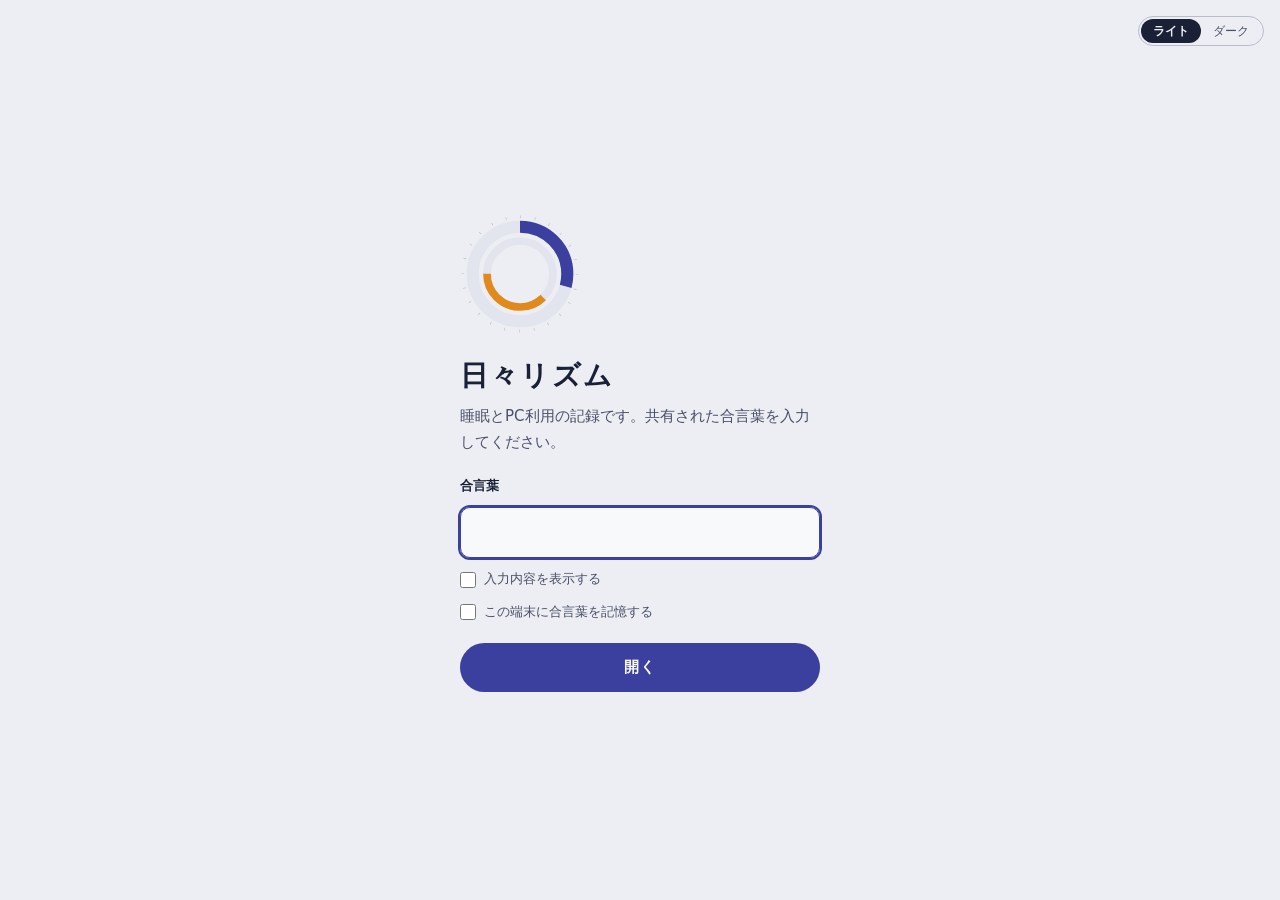
<file: index.html>
<!doctype html>
<html lang="ja">
<head>
<meta charset="utf-8">
<meta name="viewport" content="width=device-width, initial-scale=1">
<meta name="robots" content="noindex, nofollow, noarchive">
<meta name="referrer" content="no-referrer">
<meta name="color-scheme" content="light dark">
<meta http-equiv="Content-Security-Policy" content="default-src 'none'; script-src 'self'; style-src 'self'; connect-src 'self'; img-src 'self' data:; base-uri 'none'; form-action 'self'">
<title>日々リズム</title>
<link rel="icon" href="data:,">
<link rel="stylesheet" href="style.css">
</head>
<body>

<main id="gate" class="gate" hidden>
  <div class="seg theme-seg theme-seg-gate" role="group" aria-label="画面の明るさ">
    <button type="button" data-theme-choice="light">ライト</button>
    <button type="button" data-theme-choice="dark">ダーク</button>
  </div>
  <form id="gate-form" class="gate-card" autocomplete="off">
    <svg class="gate-dial" viewBox="0 0 240 240" aria-hidden="true">
      <circle class="dial-track track-sleep" cx="120" cy="120" r="86"/>
      <circle class="dial-track track-pc" cx="120" cy="120" r="60"/>
      <circle class="dial-ticks" cx="120" cy="120" r="104"/>
      <circle class="gate-arc gate-arc-sleep" cx="120" cy="120" r="86"/>
      <circle class="gate-arc gate-arc-pc" cx="120" cy="120" r="60"/>
    </svg>
    <h1>日々リズム</h1>
    <p class="gate-lead">睡眠とPC利用の記録です。共有された合言葉を入力してください。</p>
    <label for="pass" class="field-label">合言葉</label>
    <input id="pass" name="pass" type="password" autocomplete="off" autocapitalize="off" spellcheck="false" required>
    <label class="check"><input id="show-pass" type="checkbox"> 入力内容を表示する</label>
    <label class="check"><input id="remember" type="checkbox"> この端末に合言葉を記憶する</label>
    <p id="gate-error" class="gate-error" role="alert" hidden></p>
    <button id="gate-submit" type="submit" class="primary">開く</button>
  </form>
</main>

<main id="fatal" class="gate" hidden>
  <div class="gate-card"><h1>日々リズム</h1><p id="fatal-text" class="gate-lead"></p></div>
</main>

<div id="app" hidden>
  <header class="top">
    <div>
      <h1>日々リズム</h1>
      <p class="sub">睡眠とPC利用の記録</p>
    </div>
    <div class="top-meta">
      <span id="updated"></span>
      <div class="seg theme-seg" role="group" aria-label="画面の明るさ">
        <button type="button" data-theme-choice="light">ライト</button>
        <button type="button" data-theme-choice="dark">ダーク</button>
      </div>
      <button id="lock" type="button" class="ghost">ロックする</button>
    </div>
  </header>

  <p id="sample-banner" class="banner" hidden>画面確認用の合成データを表示しています。実際の記録ではありません。</p>

  <section class="day" aria-labelledby="day-title">
    <div class="day-nav">
      <button id="prev" type="button" class="nav" aria-label="前の日">‹</button>
      <h2 id="day-title"></h2>
      <button id="next" type="button" class="nav" aria-label="次の日">›</button>
    </div>
    <div class="day-body">
      <div id="day-dial" class="day-dial"></div>
      <div class="tiles">
        <div class="tile tile-sleep">
          <div class="tile-label"><span class="key key-sleep"></span>睡眠</div>
          <div class="tile-value" id="sleep-value"></div>
          <div class="tile-note" id="sleep-note"></div>
        </div>
        <div class="tile tile-pc">
          <div class="tile-label"><span class="key key-pc"></span>PC</div>
          <div class="tile-value" id="pc-value"></div>
          <div class="tile-note" id="pc-note"></div>
        </div>
      </div>
    </div>
    <div id="detail" class="detail"></div>
  </section>

  <section class="block" aria-labelledby="rhythm-title">
    <div class="card-head">
      <h2 id="rhythm-title">リズム表</h2>
      <div class="seg" role="group" aria-label="表示期間">
        <button type="button" data-range="14">14日</button>
        <button type="button" data-range="30">30日</button>
      </div>
    </div>
    <ul class="legend">
      <li><span class="key key-sleep"></span>睡眠</li>
      <li><span class="key key-sleep-soft"></span>睡眠（実睡眠は不明）</li>
      <li><span class="key key-pc"></span>PC稼働</li>
      <li>※ PCは参考値</li>
    </ul>
    <div id="rhythm" class="rhythm"></div>
  </section>

  <section class="block" aria-labelledby="trend-title">
    <h2 id="trend-title">推移</h2>
    <div id="trend"></div>
  </section>

  <section class="block">
    <details id="table-details">
      <summary>表で見る</summary>
      <div id="table" class="table-wrap"></div>
    </details>
  </section>

  <section class="block notes" aria-labelledby="notes-title">
    <h2 id="notes-title">この記録の読み方</h2>
    <ul>
      <li>1日は日本時間の0時から24時です。夜の睡眠は日付をまたぐため、その日の0〜24時に入る分だけを数えています。</li>
      <li>睡眠はスマートバンドの記録です。昼寝などで実際に眠っていた時間が分からない場合は「◯時間〜◯時間」と幅で示します。</li>
      <li>PCの時間は、PCが「操作中」と判定していた時間です。実際に操作していた時間そのものではなく、機器の影響で長く出る日があります。その日は「参考値」と表示します。</li>
      <li>「—」はその日の記録がないという意味で、ゼロではありません。平均とグラフには入れていません。</li>
      <li>PCの時間は、記録できていた時間だけを数えています。</li>
      <li>PCについて記録しているのはアプリ名と時間だけです。画面の内容、閲覧したページ、入力した文字は記録していません。</li>
    </ul>
  </section>
</div>

<div id="tip" class="tip" role="tooltip" hidden></div>
<script src="app.js"></script>
</body>
</html>
</file>
<file: style.css>
/* 日々リズム：夜（睡眠）と灯り（PC）の2色を軸にした配色。役割で定義し、ライト／ダークを1か所で切り替える。
   外部フォントは使わない（CSP）。数字は各OSにある計器系の書体、和文は各OSの UD／ゴシック体を使う。 */
:root {
  color-scheme: light;
  --page: #eceef3;
  --surface: #f8f9fb;
  --ink: #1a2036;
  --ink-2: #4a5068;
  --muted: #5f6680;
  --grid: #dcdfe8;
  --axis: #b9bdcc;
  --track: #e2e5ee;
  --wash: rgba(26, 32, 54, 0.05);
  --sleep: #3b3f9e;
  --sleep-soft: #c4c6ec;
  --sleep-hatch: #3b3f9e;
  --pc: #e08a1e;
  --pc-edge: #9a5608;
  --stage-deep: #262a73;
  --stage-rem: #5a5fc4;
  --stage-light: #a9acea;
  --warn: #c23a60;
  --warn-ink: #ffffff;
  --error: #c23a60;
  --focus: #3b3f9e;

  --font: "BIZ UDPGothic", "Hiragino Sans", "Hiragino Kaku Gothic ProN", "Noto Sans JP", "Yu Gothic UI", Meiryo, system-ui, sans-serif;
  --font-num: "Bahnschrift", "DIN Alternate", "DIN Condensed", "Roboto Condensed", "BIZ UDPGothic", "Hiragino Sans", sans-serif;
}
/* 画面右上の切り替えで data-theme を付ける。未選択なら端末の設定に従う（画面表示だけ。印刷は常にライト） */
@media screen and (prefers-color-scheme: dark) {
  :root:not([data-theme="light"]) {
    color-scheme: dark;
    --page: #10132a;
    --surface: #181c38;
    --ink: #e8eaf5;
    --ink-2: #b4b8cf;
    --muted: #868ba6;
    --grid: #262b4a;
    --axis: #3a4066;
    --track: #232847;
    --wash: rgba(232, 234, 245, 0.06);
    --sleep: #8d92f2;
    --sleep-soft: #33387a;
    --sleep-hatch: #8d92f2;
    --pc: #f2a541;
    --pc-edge: #f2a541;
    --stage-deep: #5a5fc4;
    --stage-rem: #8d92f2;
    --stage-light: #c4c6ec;
    --warn: #e86a8c;
    --warn-ink: #10132a;
    --error: #f08aa6;
    --focus: #b9bcff;
  }
}
:root[data-theme="dark"] {
  color-scheme: dark;
  --page: #10132a;
  --surface: #181c38;
  --ink: #e8eaf5;
  --ink-2: #b4b8cf;
  --muted: #868ba6;
  --grid: #262b4a;
  --axis: #3a4066;
  --track: #232847;
  --wash: rgba(232, 234, 245, 0.06);
  --sleep: #8d92f2;
  --sleep-soft: #33387a;
  --sleep-hatch: #8d92f2;
  --pc: #f2a541;
  --pc-edge: #f2a541;
  --stage-deep: #5a5fc4;
  --stage-rem: #8d92f2;
  --stage-light: #c4c6ec;
  --warn: #e86a8c;
  --warn-ink: #10132a;
  --error: #f08aa6;
  --focus: #b9bcff;
}

* { box-sizing: border-box; }
html { -webkit-text-size-adjust: 100%; }
body {
  margin: 0;
  background: var(--page);
  color: var(--ink);
  font-family: var(--font);
  font-size: 15px;
  line-height: 1.7;
}
[hidden] { display: none !important; }
h1, h2, h3, p, ul { margin: 0; }
button { font: inherit; color: inherit; }
:focus-visible { outline: 2px solid var(--focus); outline-offset: 2px; border-radius: 4px; }

/* ---------- 24時間の文字盤（共通） ---------- */
.dial { display: block; width: 100%; height: auto; overflow: visible; }
.dial-track { fill: none; stroke: var(--track); }
.track-sleep { stroke-width: 22; }
.track-pc { stroke-width: 14; }
/* 1時間ごとの目盛り（円周 2π×104 ÷ 24） */
.dial-ticks { fill: none; stroke: var(--axis); stroke-width: 5; stroke-dasharray: 1.2 26.027; transform: rotate(-90deg); transform-origin: 120px 120px; }
.dial-major { stroke: var(--ink-2); stroke-width: 2; }
.dial-hour { fill: var(--muted); font-family: var(--font-num); font-size: 12px; text-anchor: middle; dominant-baseline: central; }
.arc { fill: none; stroke-linecap: butt; }
.arc-sleep { stroke: var(--sleep); stroke-width: 22; }
.arc-soft { stroke: url(#dial-hatch); stroke-width: 22; }
.arc-pc { stroke: var(--pc); stroke-width: 14; }
.arc-pc-edge { fill: none; stroke: var(--pc-edge); stroke-width: 1; pointer-events: none; }
.arc:hover { stroke-width: 26; }
.arc-pc:hover { stroke-width: 18; }
.hatch-bg { fill: var(--sleep-soft); }
.hatch-line { fill: var(--sleep-hatch); }

.dial-key { display: flex; justify-content: center; flex-wrap: wrap; gap: 2px 14px; margin-top: 6px; font-size: 12px; color: var(--ink-2); }
.dial-key > span { display: inline-flex; align-items: center; gap: 6px; }

/* ---------- 合言葉の入力 ---------- */
.gate { min-height: 100vh; display: grid; place-items: center; padding: 24px 16px; }
.gate-card { width: 100%; max-width: 360px; display: grid; gap: 10px; }
.gate-dial { width: 132px; height: 132px; margin: 0 0 8px -6px; }
.gate-arc { fill: none; transform: rotate(-90deg); transform-origin: 120px 120px; }
/* 睡眠：0時〜7時（円周 540.35 の 7/24）、PC：9時〜18時（円周 376.99 の 9/24、9時から） */
.gate-arc-sleep { stroke: var(--sleep); stroke-width: 22; stroke-dasharray: 157.6 540.35; }
.gate-arc-pc { stroke: var(--pc); stroke-width: 14; stroke-dasharray: 0 141.37 141.37 376.99; }
.gate-card h1, #fatal h1 { font-size: 28px; font-weight: 700; letter-spacing: 0.08em; line-height: 1.3; }
.gate-lead { color: var(--ink-2); margin-bottom: 10px; }
.field-label { font-size: 13px; font-weight: 700; }
.gate-card input[type="password"], .gate-card input[type="text"] {
  width: 100%; font: inherit; font-size: 16px; color: var(--ink); background: var(--surface);
  border: 1px solid var(--axis); border-radius: 10px; padding: 11px 14px;
}
.gate-card input:focus-visible { outline-offset: 0; border-color: var(--focus); }
.check { display: flex; align-items: center; gap: 8px; font-size: 13px; color: var(--ink-2); }
.check input { accent-color: var(--sleep); width: 16px; height: 16px; margin: 0; }
.gate-error { color: var(--error); font-size: 13px; font-weight: 700; }
.primary {
  margin-top: 10px; padding: 12px 16px; border: 0; border-radius: 999px; cursor: pointer;
  background: var(--sleep); color: var(--surface); font-weight: 700; letter-spacing: 0.1em;
}
.primary:hover { filter: brightness(1.08); }
.primary:disabled { opacity: 0.6; cursor: progress; }

/* ---------- 全体 ---------- */
#app { max-width: 920px; margin: 0 auto; padding: 24px 16px 64px; display: grid; gap: 40px; }
.top, .banner { margin-bottom: -20px; }
.top { display: flex; justify-content: space-between; align-items: center; gap: 12px; flex-wrap: wrap; }
.top h1 { font-size: 20px; font-weight: 700; letter-spacing: 0.08em; line-height: 1.3; }
.sub { color: var(--muted); font-size: 12px; }
.top-meta { display: flex; flex-wrap: wrap; justify-content: flex-end; align-items: center; gap: 8px 14px; color: var(--muted); font-size: 12px; }
.ghost {
  background: none; border: 1px solid var(--axis); border-radius: 999px; padding: 4px 12px;
  font-size: 12px; color: var(--ink-2); cursor: pointer; white-space: nowrap;
}
.ghost:hover { background: var(--wash); }
.banner {
  background: var(--warn); color: var(--warn-ink); border-radius: 10px; padding: 9px 14px; font-size: 13px; font-weight: 700;
}

/* 区切り：その日のパネルだけが面を持ち、ほかは線と見出しだけで区切る */
.block { border-top: 1px solid var(--axis); padding-top: 14px; min-width: 0; }
.block h2 { font-size: 17px; font-weight: 700; letter-spacing: 0.04em; }
.card-head { display: flex; justify-content: space-between; align-items: center; gap: 12px; margin-bottom: 10px; }

/* ---------- その日 ---------- */
.day { background: var(--surface); border-radius: 24px; padding: 20px 24px 24px; min-width: 0; }
.day-nav { display: flex; align-items: center; gap: 12px; }
.day-nav h2 { font-size: 20px; font-weight: 700; letter-spacing: 0.02em; flex: 1; text-align: center; font-feature-settings: "palt"; }
.nav {
  width: 40px; height: 40px; border-radius: 50%; border: 1px solid var(--axis); background: none;
  font-size: 22px; line-height: 1; cursor: pointer; flex: none;
}
.nav:hover:not(:disabled) { background: var(--wash); }
.nav:disabled { opacity: 0.3; cursor: default; }

.day-body { display: grid; grid-template-columns: minmax(0, 300px) minmax(0, 1fr); gap: 16px 40px; align-items: center; margin-top: 16px; }
.day-dial { max-width: 300px; width: 100%; padding: 6px; }
.tiles { display: grid; gap: 28px; align-content: center; }
.tile { min-width: 0; padding-left: 16px; border-left: 4px solid var(--sleep); }
.tile-pc { border-left-color: var(--pc); }
.tile-label { display: flex; align-items: center; gap: 8px; color: var(--ink-2); font-size: 13px; font-weight: 700; }
.tile-label .key { display: none; }
.tile-value {
  font-family: var(--font-num); font-size: 56px; font-weight: 400; line-height: 1.05; margin-top: 2px;
  font-variant-numeric: tabular-nums; letter-spacing: -0.01em; overflow-wrap: anywhere;
}
.tile-value.is-unknown { font-family: var(--font); color: var(--muted); font-size: 28px; font-weight: 700; letter-spacing: 0.04em; line-height: 1.4; }
.tile-value small { font-family: var(--font); font-size: 0.3em; font-weight: 700; margin: 0 6px 0 3px; letter-spacing: 0; color: var(--ink-2); }
.tile-note { color: var(--ink-2); font-size: 12px; margin-top: 6px; display: flex; flex-wrap: wrap; gap: 6px; align-items: center; }
.badge {
  display: inline-flex; align-items: center; gap: 5px; border: 1px solid var(--axis); border-radius: 999px;
  padding: 0 9px; font-size: 11px; font-weight: 700; color: var(--ink-2); white-space: nowrap; line-height: 1.8;
}
.badge::before { content: ""; width: 6px; height: 6px; border-radius: 50%; background: var(--muted); }
.badge.is-warn { border-color: var(--warn); color: var(--warn); }
.badge.is-warn::before { background: var(--warn); border-radius: 1px; transform: rotate(45deg); }

.key { width: 12px; height: 12px; border-radius: 3px; flex: none; display: inline-block; }
.key-sleep { background: var(--sleep); }
.key-pc { background: var(--pc); }
.key-sleep-soft, .blk.is-soft, .bar-soft {
  background-color: var(--sleep-soft);
  background-image: repeating-linear-gradient(45deg, transparent 0 3px, var(--sleep-hatch) 3px 4px);
}

/* ---------- 日別の詳細 ---------- */
.detail { margin-top: 24px; padding-top: 18px; border-top: 1px solid var(--grid); display: grid; gap: 20px 40px; grid-template-columns: 1fr 1fr; }
.detail > div { min-width: 0; }
.detail h3 { font-size: 13px; color: var(--ink-2); font-weight: 700; margin-bottom: 10px; }
.facts { display: grid; grid-template-columns: auto 1fr; gap: 4px 16px; font-size: 14px; margin: 0; }
.facts dt { color: var(--ink-2); }
.facts dd { margin: 0; font-family: var(--font-num); font-size: 16px; font-variant-numeric: tabular-nums; }
.stages { display: flex; gap: 2px; height: 10px; margin: 14px 0 8px; }
.stages span { display: block; border-radius: 5px; min-width: 2px; }
.stage-deep { background: var(--stage-deep); }
.stage-rem { background: var(--stage-rem); }
.stage-light { background: var(--stage-light); }
.legend { list-style: none; padding: 0; display: flex; flex-wrap: wrap; gap: 4px 16px; font-size: 12px; color: var(--ink-2); }
.legend li { display: flex; align-items: center; gap: 6px; }
.apps { display: grid; gap: 8px; }
.app { display: grid; grid-template-columns: minmax(0, 1fr) auto; gap: 2px 10px; font-size: 13px; }
.app-name { overflow: hidden; text-overflow: ellipsis; white-space: nowrap; }
.app-time { color: var(--ink-2); font-family: var(--font-num); font-variant-numeric: tabular-nums; }
.app-bar { grid-column: 1 / -1; height: 4px; border-radius: 2px; background: var(--track); overflow: hidden; }
.app-bar span { display: block; height: 100%; background: var(--pc); border-radius: 2px; }
.caveat { grid-column: 1 / -1; font-size: 12px; color: var(--ink-2); border-top: 1px solid var(--grid); padding-top: 14px; display: grid; gap: 6px; }
.caveat p { overflow-wrap: anywhere; }
.caveat summary { font-weight: 700; }
.empty { color: var(--muted); font-size: 13px; }
.spans { margin-top: 12px; font-size: 13px; }
.spans summary { font-size: 13px; color: var(--ink-2); }
.spans ul { list-style: none; padding: 0; margin: 6px 0 0; display: grid; gap: 2px; font-family: var(--font-num); font-variant-numeric: tabular-nums; }
.jump {
  justify-self: end; margin: 2px 8px 6px; padding: 4px 14px; border: 1px solid var(--sleep); border-radius: 999px;
  background: var(--surface); color: var(--ink); font-size: 12px; font-weight: 700; cursor: pointer;
}
#trend .jump { display: block; margin: 8px 0 0 auto; }
.jump:hover { background: var(--wash); }

/* ---------- タイムライン（0〜24時の帯） ---------- */
.lanes { position: relative; display: grid; gap: 2px; }
.lane { position: relative; display: block; height: 8px; background: var(--track); border-radius: 2px; overflow: hidden; }
.blk { position: absolute; top: 0; bottom: 0; min-width: 1px; display: block; }
.blk.is-sleep { background-color: var(--sleep); }
.blk.is-pc { background-color: var(--pc); box-shadow: inset 0 0 0 1px var(--pc-edge); }
.lanes::before {
  /* 6時間ごとの目盛り線 */
  content: ""; position: absolute; inset: -3px 0; pointer-events: none; z-index: 1;
  background-image: linear-gradient(to right, var(--axis) 1px, transparent 1px);
  background-size: 25% 100%; opacity: 0.7;
}
.hours { position: relative; display: block; height: 16px; font-size: 11px; color: var(--muted); font-family: var(--font-num); font-variant-numeric: tabular-nums; }
.hours span { position: absolute; top: 0; transform: translateX(-50%); }
.hours span.is-first { transform: none; }
.hours span.is-last { transform: translateX(-100%); }

/* ---------- リズム表 ---------- */
.seg { display: inline-flex; border: 1px solid var(--axis); border-radius: 999px; padding: 2px; }
.seg button { border: 0; background: none; padding: 3px 14px; font-size: 12px; cursor: pointer; color: var(--ink-2); border-radius: 999px; }
.seg button[aria-pressed="true"] { background: var(--ink); color: var(--page); font-weight: 700; }
.theme-seg button { padding: 2px 12px; white-space: nowrap; }
.theme-seg-gate { position: fixed; top: 16px; right: 16px; }
.rhythm { margin-top: 14px; display: grid; }
.rhythm-head, .row { display: grid; grid-template-columns: 58px minmax(0, 1fr) 104px; column-gap: 12px; align-items: center; }
.rhythm-head { padding: 0 8px 4px; }
.rhythm-head .hours { grid-column: 2; margin: 0; }
.row {
  width: 100%; border: 0; background: none; text-align: left; padding: 5px 8px; border-radius: 8px; cursor: pointer;
}
.row:hover { background: var(--wash); }
.row.is-selected { background: var(--surface); box-shadow: inset 3px 0 0 var(--sleep); }
.row:disabled { cursor: default; opacity: 0.55; }
.row-date { font-family: var(--font-num); font-size: 13px; font-variant-numeric: tabular-nums; white-space: nowrap; }
.row-date small { font-family: var(--font); color: var(--muted); margin-left: 4px; font-size: 11px; }
.row-totals { display: grid; font-family: var(--font-num); font-size: 12px; line-height: 1.35; color: var(--ink-2); font-variant-numeric: tabular-nums; white-space: nowrap; }
.row-totals b { font-family: var(--font); font-weight: 400; color: var(--muted); display: inline-block; width: 24px; font-size: 11px; }

/* ---------- 推移 ---------- */
#trend { margin-top: 4px; }
.chart + .chart { margin-top: 26px; }
.chart-head { display: flex; flex-wrap: wrap; align-items: center; gap: 4px 8px; font-size: 13px; font-weight: 700; margin-top: 10px; }
.chart-head .avg { color: var(--ink-2); font-weight: 400; font-size: 12px; margin-left: auto; }
.plot { position: relative; height: 140px; margin: 12px 0 0 48px; }
.tick { position: absolute; left: 0; right: 0; border-top: 1px dashed var(--grid); }
.tick.is-base { border-top: 1px solid var(--axis); }
.tick span { position: absolute; right: 100%; margin-right: 8px; top: -0.75em; font-size: 11px; color: var(--muted); font-variant-numeric: tabular-nums; white-space: nowrap; }
.cols { position: absolute; inset: 0; display: flex; }
.col { flex: 1 1 0; min-width: 0; height: 100%; border: 0; background: none; padding: 0 2px; cursor: pointer; display: flex; align-items: flex-end; justify-content: center; border-radius: 6px 6px 0 0; }
.col:hover { background: var(--wash); }
.col.is-selected { background: var(--surface); }
.bar { width: 100%; max-width: 22px; display: flex; flex-direction: column; justify-content: flex-end; border-radius: 11px 11px 0 0; overflow: hidden; }
.bar-sleep, .bar-solid { background: var(--sleep); }
.bar-pc { background: var(--pc); box-shadow: inset 0 0 0 1px var(--pc-edge); }
.bar-soft { flex: none; }
.bar-solid { flex: 1 1 auto; }
.none-mark { width: 6px; height: 2px; background: var(--axis); margin-bottom: 4px; }
.xlabels { display: flex; margin: 6px 0 0 48px; font-size: 11px; color: var(--muted); font-family: var(--font-num); font-variant-numeric: tabular-nums; }
.xlabels span { flex: 1 1 0; min-width: 0; text-align: center; white-space: nowrap; overflow: visible; }

/* ---------- 表 ---------- */
summary { cursor: pointer; font-weight: 700; }
#table-details > summary { font-size: 17px; letter-spacing: 0.04em; }
.table-wrap { overflow-x: auto; margin-top: 12px; }
table { border-collapse: collapse; width: 100%; font-size: 13px; font-variant-numeric: tabular-nums; }
th, td { text-align: left; padding: 7px 12px 7px 0; border-bottom: 1px solid var(--grid); white-space: nowrap; }
th { color: var(--ink-2); font-weight: 700; font-size: 12px; }

/* ---------- 読み方 ---------- */
.notes { color: var(--ink-2); font-size: 13px; }
.notes h2 { margin-bottom: 8px; color: var(--ink); }
.notes ul { padding-left: 18px; display: grid; gap: 6px; max-width: 40em; }

.tip {
  position: fixed; z-index: 10; pointer-events: none; max-width: 260px;
  background: var(--ink); color: var(--page); font-size: 12px; line-height: 1.5; padding: 7px 10px; border-radius: 8px;
  white-space: pre-line;
}

@media (max-width: 680px) {
  #app { gap: 32px; }
  .day { padding: 16px 16px 20px; border-radius: 20px; margin-left: -4px; margin-right: -4px; }
  .day-nav h2 { font-size: 17px; }
  .day-body { grid-template-columns: 1fr; justify-items: center; }
  .day-dial { max-width: 240px; }
  .tiles { grid-template-columns: 1fr 1fr; gap: 16px; width: 100%; }
  .tile { padding-left: 12px; border-left-width: 3px; }
  .tile-value { font-size: 36px; }
  .tile-value.is-unknown { font-size: 19px; }
  .detail { grid-template-columns: 1fr; }
  .rhythm-head, .row { grid-template-columns: 44px minmax(0, 1fr) 92px; column-gap: 8px; }
  .row { padding: 5px 4px; }
  .rhythm-head { padding: 0 4px 4px; }
}

@media (prefers-reduced-motion: reduce) {
  * { transition: none !important; animation: none !important; }
}

@media print {
  :root, :root[data-theme] {
    color-scheme: light;
    --page: #fff; --surface: #fff; --ink: #000; --ink-2: #333; --muted: #666; --grid: #ddd; --axis: #999;
    --track: #eee; --wash: transparent; --sleep: #3b3f9e; --sleep-soft: #c4c6ec; --sleep-hatch: #3b3f9e; --pc: #e08a1e;
    --pc-edge: #9a5608; --stage-deep: #262a73; --stage-rem: #5a5fc4; --stage-light: #a9acea; --warn: #c23a60; --warn-ink: #fff;
  }
  * { -webkit-print-color-adjust: exact; print-color-adjust: exact; }
  .gate, .nav, #lock, .seg, .tip, .jump, summary { display: none !important; }
  .day, .block { break-inside: avoid; }
  .day { border: 1px solid #bbb; }
  #app { max-width: none; padding: 0; }
}
</file>
